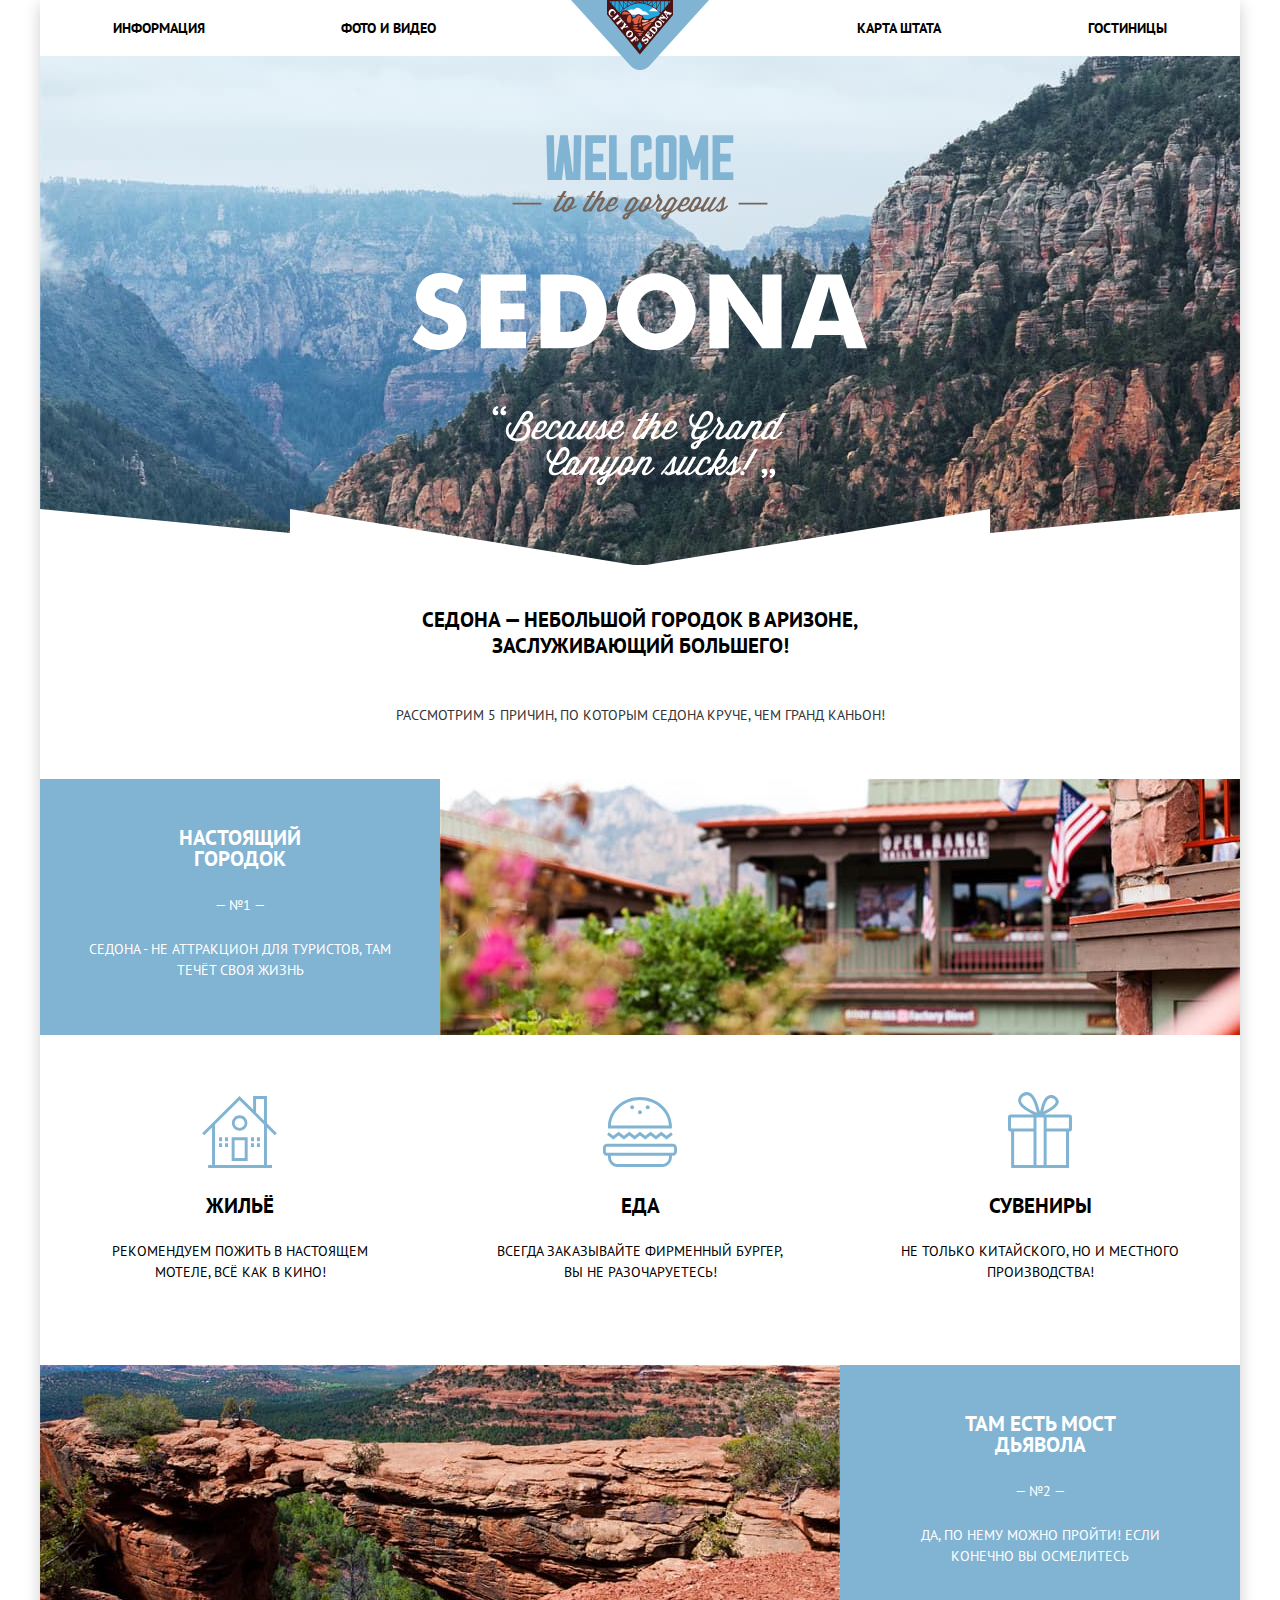
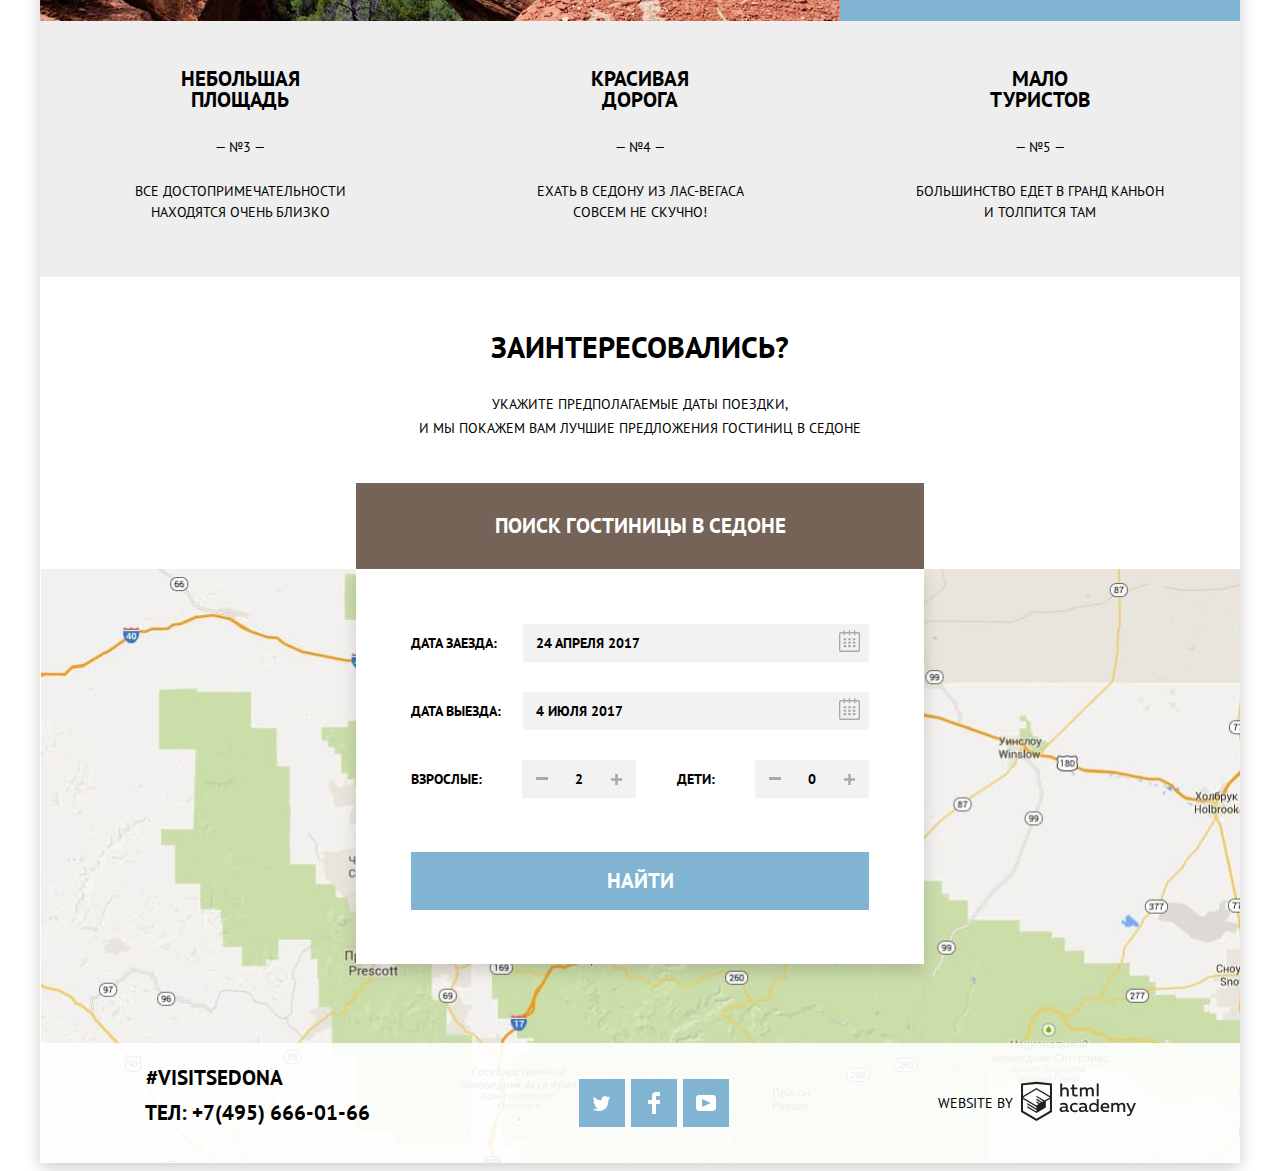
<file: index.html>
<!DOCTYPE html>
<html class="page" lang="ru">

<head>
  <meta charset="utf-8">
  <title>HTML Academy: Седона</title>
  <link rel="stylesheet" href="css/normalize-min.css">
  <link rel="stylesheet" href="css/style-min.css">
  <link href="https://fonts.googleapis.com/css2?family=PT+Sans:wght@400;700&display=swap" rel="stylesheet">
</head>

<body class="page-body">
  <div class="page-wrapper">
    <header class="page-header">
      <a>
        <img class="logo" src="img/logo-sedona.svg" alt="Логотип Седона" width="138" height="70">
      </a>
      <nav>
        <ul class="main-menu">
            <li class="main-menu-item"><a href="blank.html">Информация</a></li>
            <li class="main-menu-item"><a href="blank.html">Фото и видео</a></li>
            <li class="main-menu-item"><a href="blank.html">Карта штата</a></li>
            <li class="main-menu-item"><a href="hotels.html">Гостиницы</a></li>
        </ul>
      </nav>
    </header>

    <main class="page-main">
      <section class="intro">
        <h1 class="visually-hidden">Седона</h1>
        <img class="welcome" src="img/intro-welcome.svg" alt="Добро пожаловать в Седону" width="456" height="350">

      </section>

      <section class="five-reasons-block">
        <p class="intro-text">Седона — небольшой городок в Аризоне, заслуживающий большего!</p>
        <h2 class="five-reasons-header">Рассмотрим 5 причин, по которым Седона круче, чем гранд каньон!</h2>
        <ul class="five-reasons-list">
          <li class="accent-block">
              <h3 class="accent-header">Настоящий городок</h3>
              <div class="accent-number">— №1 —</div>
              <p class="accent-text">
                Седона - не аттракцион для туристов, там течёт своя жизнь
              </p>
          </li>
          <li class="five-reasons-city"></li>
          <li class="five-reasons-house base-block">
            <h3 class="base-header">Жильё</h3>
            <p class="base-text">
              Рекомендуем пожить в настоящем мотеле, всё как в кино!
            </p>
          </li>
          <li class="five-reasons-food base-block">
            <h3 class="base-header">Еда</h3>
            <p class="base-text">
              Всегда заказывайте фирменный бургер, вы не разочаруетесь!
            </p>
          </li>
          <li class="five-reasons-souvenirs base-block">
            <h3 class="base-header">Сувениры</h3>
            <p class="base-text">
              Не только китайского, но и местного производства!
            </p>
          </li>
          <li class="five-reasons-bridge"></li>
          <li class="accent-block">
            <h3 class="accent-header">Там есть Мост дьявола</h3>
            <div class="accent-number">— №2 —</div>
            <p class="accent-text">
              Да, по нему можно пройти! Если конечно вы осмелитесь
            </p>
          </li>
          <li class="neutral-block">
            <h3 class="neutral-header">Небольшая площадь</h3>
            <div class="neutral-number">— №3 —</div>
            <p class="neutral-text">
              Все достопримечательности находятся очень близко
            </p>
          </li>
          <li class="neutral-block">
            <h3 class="neutral-header">Красивая дорога</h3>
            <div class="neutral-number">— №4 —</div>
            <p class="neutral-text">
              Ехать в Седону из Лас-Вегаса совсем не скучно!
            </p>
          </li>
          <li class="neutral-block">
            <h3 class="neutral-header">Мало туристов</h3>
            <div class="neutral-number">— №5 —</div>
            <p class="neutral-text">
              Большинство едет в Гранд Каньон<br />и толпится там
            </p>
          </li>
        </ul>
      </section>

      <section class="hotel-search">
        <div class="hotel-search-wrapper">
          <h2 class="hotel-search-header">Заинтересовались?</h2>
          <p class="hotel-search-text">Укажите предполагаемые даты поездки,<br>и мы покажем вам лучшие предложения гостиниц в седоне</p>
        </div>
        <a class="hotel-search-link" href="#">Поиск гостиницы в Седоне</a>

        <div class="hotel-popup">
          <form name="search-form" class="search-form" method="get" action="https://echo.htmlacademy.ru">
            <div class="popup-string">
              <label for="start-date">Дата заезда:</label>
              <div>
                <input class="date-field" type="text" name="start-date" id="start-date" placeholder="24 апреля 2017" required>
                <button class="date-button" type="button">
                  <span class="visually-hidden">Выбрать дату заезда</span>
                </button>
              </div>
            </div>

            <div class="popup-string">
              <label for="end-date">Дата выезда:</label>
              <div>
                <input class="date-field" type="text" name="end-date" id="end-date" placeholder="4 июля 2017" required>
                <button class="date-button" type="button">
                  <span class="visually-hidden">Выбрать дату выезда</span>
                </button>
              </div>
            </div>

            <div class="popup-string">
              <label for="adult-count">Взрослые:</label>
              <div>
                <button class="minus-button" type="button">
                  <span class="visually-hidden">Меньше</span>
                </button>
                <input class="count-field" type="text" name="adult-count" id="adult-count" placeholder="2" required>
                <button class="plus-button" type="button">
                  <span class="visually-hidden">Больше</span>
                </button>
              </div>
              <label for="children-count">Дети:</label>
              <div>
                <button class="minus-button" type="button">
                  <span class="visually-hidden">Меньше</span>
                </button>
                <input class="count-field" type="text" name="children-count" id="children-count" placeholder="0" required>
                <button class="plus-button" type="button">
                  <span class="visually-hidden">Больше</span>
                </button>
              </div>
            </div>

            <div class="popup-string">
              <button class="find-button" type="submit">Найти</button>
            </div>
          </form>
        </div>
      </section>

      <section class="map">
        <h2 class="visually-hidden">Карта</h2>
        <div class="map-block">
          <iframe class="googlemap" src="https://www.google.com/maps/embed?pb=!1m18!1m12!1m3!1d419081.0852614587!2d-112.07529036163419!3d34.854443815377486!2m3!1f0!2f0!3f0!3m2!1i1024!2i768!4f13.1!3m3!1m2!1s0x872da132f942b00d%3A0x5548c523fa6c8efd!2z0KHQtdC00L7QvdCwLCDQkNGA0LjQt9C-0L3QsCA4NjMzNiwg0KHQqNCQ!5e0!3m2!1sru!2sru!4v1591635645464!5m2!1sru!2sru" width="600" height="450" style="border:0;" allowfullscreen="" aria-hidden="false" tabindex="0"></iframe>
        </div>
      </section>

    </main>

    <footer class="page-footer">

      <div class="contacts">
        <div><a href="#">#visitSEDONA</a></div>
        <div>ТЕЛ: <a href="tel:+74956660166">+7(495) 666-01-66</a></div>
      </div>

      <section class="social">
        <h2 class="visually-hidden">Ссылки на социальные сети</h2>
        <ul class="social-list">
          <li class="social-list-item"><a class="social-link twitter" href="#"><span class="visually-hidden">Twitter</span></a></li>
          <li class="social-list-item"><a class="social-link facebook" href="#"><span class="visually-hidden">Facebook</span></a></li>
          <li class="social-list-item"><a class="social-link youtube" href="#"><span class="visually-hidden">Youtube</span></a></li>
        </ul>
      </section>

      <div class="design">
        Website by
        <a href="https://htmlacademy.ru/intensive/htmlcss" target="_blank">
          <svg id="Layer_1" width="115" height="41" data-name="Layer 1" xmlns="http://www.w3.org/2000/svg" viewBox="0 0 108.08 36.85"><title>logo-htmlacademy-small1</title><path d="M44.61,26.88a2,2,0,0,0,.55-0.1v1.33a3.25,3.25,0,0,1-1.18.21,1.67,1.67,0,0,1-1.67-1,4.84,4.84,0,0,1-3.14,1.08c-1.51,0-2.91-.83-2.91-2.55,0-2.13,2-2.79,3.71-2.79a11.08,11.08,0,0,1,2.17.25v-0.3c0-1-.76-1.77-2.19-1.77a7.42,7.42,0,0,0-3,.64v-1.7a10.21,10.21,0,0,1,3.19-.55c2.36,0,3.81,1.12,3.81,3.65v3a0.54,0.54,0,0,0,.49.59h0.17Zm-6.44-1.13A1.35,1.35,0,0,0,39.63,27h0.11a3.39,3.39,0,0,0,2.41-1V24.58a9.72,9.72,0,0,0-1.81-.21c-1,0-2.16.33-2.16,1.38h0Zm12.36-6.11a5,5,0,0,1,2.57.64V22a4.08,4.08,0,0,0-2.3-.7,2.75,2.75,0,1,0,0,5.49,5,5,0,0,0,2.43-.64v1.71a6.27,6.27,0,0,1-2.76.57A4.21,4.21,0,0,1,46,24.51q0-.21,0-0.41a4.32,4.32,0,0,1,4.18-4.46h0.38Zm12.17,7.24a2,2,0,0,0,.55-0.1v1.33a3.25,3.25,0,0,1-1.18.21,1.67,1.67,0,0,1-1.67-1,4.84,4.84,0,0,1-3.14,1.08c-1.51,0-2.91-.83-2.91-2.55,0-2.13,2-2.79,3.71-2.79a11.08,11.08,0,0,1,2.17.25v-0.3c0-1-.76-1.77-2.19-1.77a7.42,7.42,0,0,0-3,.64v-1.7a10.21,10.21,0,0,1,3.19-.55c2.36,0,3.81,1.12,3.81,3.65v3a0.54,0.54,0,0,0,.49.59h0.17Zm-6.44-1.13A1.35,1.35,0,0,0,57.73,27h0.11a3.39,3.39,0,0,0,2.41-1V24.58a9.72,9.72,0,0,0-1.81-.21c-1.06,0-2.16.33-2.16,1.38h0ZM73,16V28.2H71.35V26.88a3.88,3.88,0,0,1-3.19,1.54,4.4,4.4,0,0,1,0-8.78,3.81,3.81,0,0,1,3,1.3V16H73Zm-4.53,5.22a2.76,2.76,0,1,0,0,5.52A2.86,2.86,0,0,0,71.15,25V23A2.91,2.91,0,0,0,68.49,21.27ZM79,19.64c3.31,0,4.46,2.68,3.92,5.09H76.7c0.21,1.5,1.67,2.11,3.19,2.11a6.11,6.11,0,0,0,2.64-.59v1.6a7.14,7.14,0,0,1-3,.57C77,28.42,74.78,27,74.78,24a4.18,4.18,0,0,1,4-4.39H79Zm0.09,1.54a2.28,2.28,0,0,0-2.44,2.1v0.06H81.3A2,2,0,0,0,79.13,21.18Zm5.73,7V19.87h1.65v1a3.81,3.81,0,0,1,2.78-1.27A2.86,2.86,0,0,1,91.89,21a4.12,4.12,0,0,1,2.91-1.33A3.06,3.06,0,0,1,98,23V28.2h-1.9V23.05a1.59,1.59,0,0,0-1.42-1.75H94.42a2.8,2.8,0,0,0-2.07,1.12V28.2h-1.9V23.05A1.59,1.59,0,0,0,89,21.31H88.8a3,3,0,0,0-2.21,1.29v5.63H84.86Zm21.31-8.33h1.9l-3.91,9.46c-0.9,2.17-2.09,2.86-3.35,2.86a4.76,4.76,0,0,1-1.1-.14V30.46a2.86,2.86,0,0,0,.85.12c0.9,0,1.58-.64,2.07-1.9l0.17-.42-4-8.4h2l2.86,6.29ZM38.73,1.46V6.22a3.81,3.81,0,0,1,2.7-1.14,3.25,3.25,0,0,1,3.44,3.4v5.15H43V8.72a1.81,1.81,0,0,0-1.61-2h-0.3a2.93,2.93,0,0,0-2.32,1.39v5.52h-1.9V1.46h1.9ZM49.94,2.31v3h3V6.91h-3v3.81c0,1.1.5,1.46,1.58,1.46a4.49,4.49,0,0,0,1.69-.33v1.6A6.8,6.8,0,0,1,51,13.8a2.55,2.55,0,0,1-2.86-2.74V6.89H46.58V5.26h1.5V2.74Zm5.4,11.31V5.28H57v1A3.81,3.81,0,0,1,59.77,5a2.86,2.86,0,0,1,2.6,1.33A4.12,4.12,0,0,1,65.28,5,3.06,3.06,0,0,1,68.44,8.4v5.21h-1.9V8.46a1.59,1.59,0,0,0-1.42-1.75H64.89a2.8,2.8,0,0,0-2.07,1.12v5.78h-1.9V8.46A1.59,1.59,0,0,0,59.5,6.71H59.27A3,3,0,0,0,57.06,8v5.63H55.34ZM71.17,1.45H73V13.6H71.17V1.45ZM14.71,0H14.55L0,1.54V28.21l14.55,8.66,14.55-8.66V1.54Zm12.5,27.1L14.55,34.64,1.9,27.12V16.18l12.59,7.5V25L5.86,19.9v1.31l8.68,5.21v1.39L5.87,22.65V24l8.68,5.21,8.75-5.24V18.31L27.2,16V27.12Zm0-12.53-3.48,2-1.6,1L14.51,13v1.31L21,18.23H21l-0.14.09-1,.54-5.37-3.2V17l4.24,2.52-1,.67-3.2-1.9v1.31l2.1,1.24L14.5,22.1,2,14.65,14.51,7.11Zm0-1.32L14.49,5.76,1.91,13.25v-10L14.56,1.92,27.21,3.25v10h0Z" transform="translate(0 -0.02)"/>
          </svg>
        </a>
      </div>

    </footer>
  </div>

  <script src="js/script-min.js"></script>

</body>

</html>
</file>
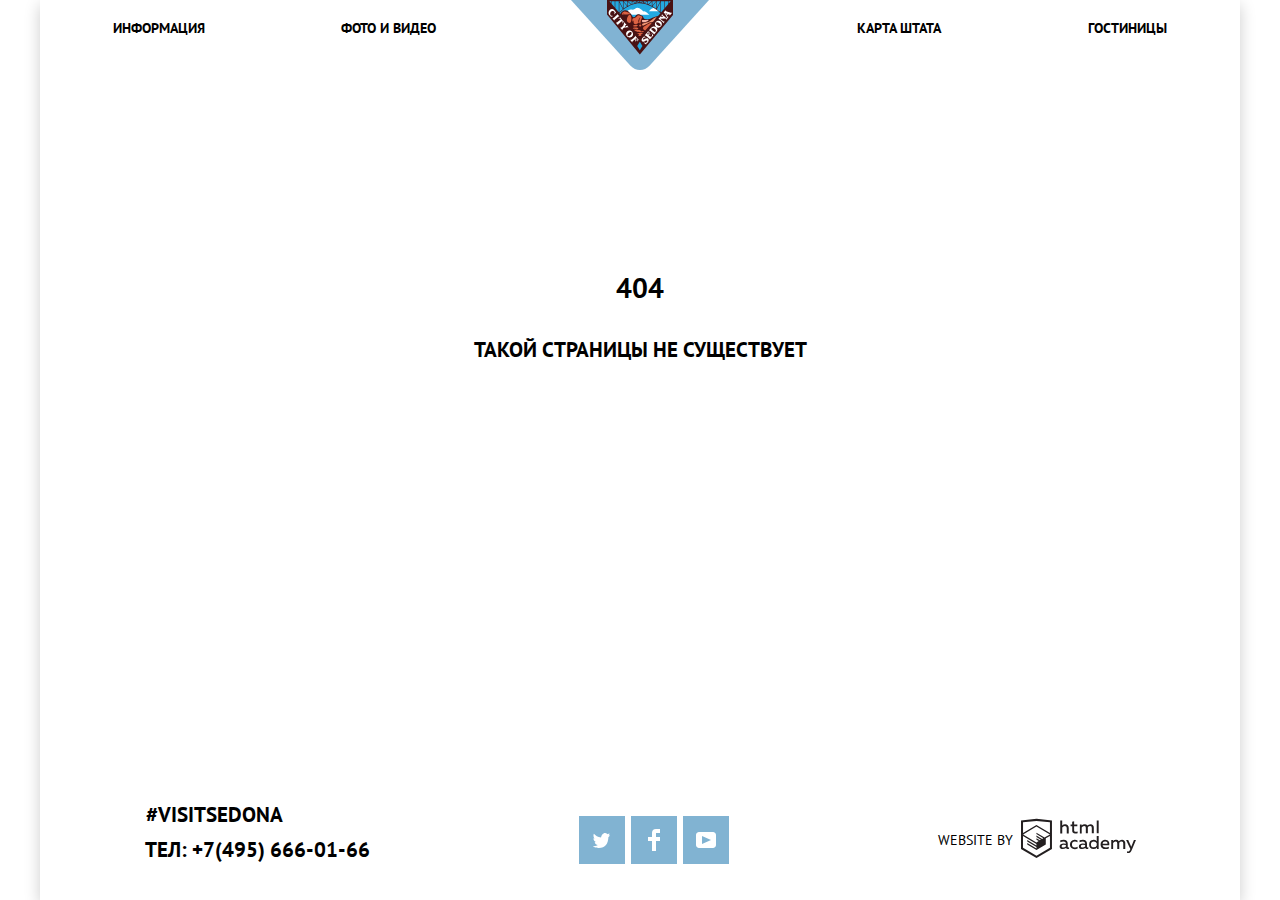
<file: blank.html>
<!DOCTYPE html>
<html class="page" lang="ru">

<head>
  <meta charset="utf-8">
  <title>HTML Academy: Седона</title>
  <link rel="stylesheet" href="css/normalize-min.css">
  <link rel="stylesheet" href="css/style-min.css">
  <link href="https://fonts.googleapis.com/css2?family=PT+Sans:wght@400;700&display=swap" rel="stylesheet">
</head>

<body class="page-body">
  <div class="page-wrapper">
    <header class="page-header">
      <a href="index.html">
        <img class="logo" src="img/logo-sedona.svg" alt="Логотип Седона" width="138" height="70">
      </a>
      <nav>
        <ul class="main-menu">
            <li class="main-menu-item"><a href="blank.html">Информация</a></li>
            <li class="main-menu-item"><a href="blank.html">Фото и видео</a></li>
            <li class="main-menu-item"><a href="blank.html">Карта штата</a></li>
            <li class="main-menu-item"><a href="hotels.html">Гостиницы</a></li>
        </ul>
      </nav>
    </header>

    <main class="page-main">
      <div class="not-found-block">
        <h1>404</h1>
        <h2>Такой страницы не существует</h2>
      </div>
    </main>

    <footer class="page-footer">

      <div class="contacts">
        <div><a href="blank.html">#visitSEDONA</a></div>
        <div>ТЕЛ: <a href="tel:+74956660166">+7(495) 666-01-66</a></div>
      </div>

      <section class="social">
        <h2 class="visually-hidden">Ссылки на социальные сети</h2>
        <ul class="social-list">
          <li class="social-list-item"><a class="social-link twitter" href="blank.html"><span class="visually-hidden">Twitter</span></a></li>
          <li class="social-list-item"><a class="social-link facebook" href="blank.html"><span class="visually-hidden">Facebook</span></a></li>
          <li class="social-list-item"><a class="social-link youtube" href="blank.html"><span class="visually-hidden">Youtube</span></a></li>
        </ul>
      </section>

      <div class="design">
        Website by
        <a href="https://htmlacademy.ru/intensive/htmlcss" target="_blank">
          <svg id="Layer_1" width="115" height="41" data-name="Layer 1" xmlns="http://www.w3.org/2000/svg" viewBox="0 0 108.08 36.85"><title>logo-htmlacademy-small1</title><path d="M44.61,26.88a2,2,0,0,0,.55-0.1v1.33a3.25,3.25,0,0,1-1.18.21,1.67,1.67,0,0,1-1.67-1,4.84,4.84,0,0,1-3.14,1.08c-1.51,0-2.91-.83-2.91-2.55,0-2.13,2-2.79,3.71-2.79a11.08,11.08,0,0,1,2.17.25v-0.3c0-1-.76-1.77-2.19-1.77a7.42,7.42,0,0,0-3,.64v-1.7a10.21,10.21,0,0,1,3.19-.55c2.36,0,3.81,1.12,3.81,3.65v3a0.54,0.54,0,0,0,.49.59h0.17Zm-6.44-1.13A1.35,1.35,0,0,0,39.63,27h0.11a3.39,3.39,0,0,0,2.41-1V24.58a9.72,9.72,0,0,0-1.81-.21c-1,0-2.16.33-2.16,1.38h0Zm12.36-6.11a5,5,0,0,1,2.57.64V22a4.08,4.08,0,0,0-2.3-.7,2.75,2.75,0,1,0,0,5.49,5,5,0,0,0,2.43-.64v1.71a6.27,6.27,0,0,1-2.76.57A4.21,4.21,0,0,1,46,24.51q0-.21,0-0.41a4.32,4.32,0,0,1,4.18-4.46h0.38Zm12.17,7.24a2,2,0,0,0,.55-0.1v1.33a3.25,3.25,0,0,1-1.18.21,1.67,1.67,0,0,1-1.67-1,4.84,4.84,0,0,1-3.14,1.08c-1.51,0-2.91-.83-2.91-2.55,0-2.13,2-2.79,3.71-2.79a11.08,11.08,0,0,1,2.17.25v-0.3c0-1-.76-1.77-2.19-1.77a7.42,7.42,0,0,0-3,.64v-1.7a10.21,10.21,0,0,1,3.19-.55c2.36,0,3.81,1.12,3.81,3.65v3a0.54,0.54,0,0,0,.49.59h0.17Zm-6.44-1.13A1.35,1.35,0,0,0,57.73,27h0.11a3.39,3.39,0,0,0,2.41-1V24.58a9.72,9.72,0,0,0-1.81-.21c-1.06,0-2.16.33-2.16,1.38h0ZM73,16V28.2H71.35V26.88a3.88,3.88,0,0,1-3.19,1.54,4.4,4.4,0,0,1,0-8.78,3.81,3.81,0,0,1,3,1.3V16H73Zm-4.53,5.22a2.76,2.76,0,1,0,0,5.52A2.86,2.86,0,0,0,71.15,25V23A2.91,2.91,0,0,0,68.49,21.27ZM79,19.64c3.31,0,4.46,2.68,3.92,5.09H76.7c0.21,1.5,1.67,2.11,3.19,2.11a6.11,6.11,0,0,0,2.64-.59v1.6a7.14,7.14,0,0,1-3,.57C77,28.42,74.78,27,74.78,24a4.18,4.18,0,0,1,4-4.39H79Zm0.09,1.54a2.28,2.28,0,0,0-2.44,2.1v0.06H81.3A2,2,0,0,0,79.13,21.18Zm5.73,7V19.87h1.65v1a3.81,3.81,0,0,1,2.78-1.27A2.86,2.86,0,0,1,91.89,21a4.12,4.12,0,0,1,2.91-1.33A3.06,3.06,0,0,1,98,23V28.2h-1.9V23.05a1.59,1.59,0,0,0-1.42-1.75H94.42a2.8,2.8,0,0,0-2.07,1.12V28.2h-1.9V23.05A1.59,1.59,0,0,0,89,21.31H88.8a3,3,0,0,0-2.21,1.29v5.63H84.86Zm21.31-8.33h1.9l-3.91,9.46c-0.9,2.17-2.09,2.86-3.35,2.86a4.76,4.76,0,0,1-1.1-.14V30.46a2.86,2.86,0,0,0,.85.12c0.9,0,1.58-.64,2.07-1.9l0.17-.42-4-8.4h2l2.86,6.29ZM38.73,1.46V6.22a3.81,3.81,0,0,1,2.7-1.14,3.25,3.25,0,0,1,3.44,3.4v5.15H43V8.72a1.81,1.81,0,0,0-1.61-2h-0.3a2.93,2.93,0,0,0-2.32,1.39v5.52h-1.9V1.46h1.9ZM49.94,2.31v3h3V6.91h-3v3.81c0,1.1.5,1.46,1.58,1.46a4.49,4.49,0,0,0,1.69-.33v1.6A6.8,6.8,0,0,1,51,13.8a2.55,2.55,0,0,1-2.86-2.74V6.89H46.58V5.26h1.5V2.74Zm5.4,11.31V5.28H57v1A3.81,3.81,0,0,1,59.77,5a2.86,2.86,0,0,1,2.6,1.33A4.12,4.12,0,0,1,65.28,5,3.06,3.06,0,0,1,68.44,8.4v5.21h-1.9V8.46a1.59,1.59,0,0,0-1.42-1.75H64.89a2.8,2.8,0,0,0-2.07,1.12v5.78h-1.9V8.46A1.59,1.59,0,0,0,59.5,6.71H59.27A3,3,0,0,0,57.06,8v5.63H55.34ZM71.17,1.45H73V13.6H71.17V1.45ZM14.71,0H14.55L0,1.54V28.21l14.55,8.66,14.55-8.66V1.54Zm12.5,27.1L14.55,34.64,1.9,27.12V16.18l12.59,7.5V25L5.86,19.9v1.31l8.68,5.21v1.39L5.87,22.65V24l8.68,5.21,8.75-5.24V18.31L27.2,16V27.12Zm0-12.53-3.48,2-1.6,1L14.51,13v1.31L21,18.23H21l-0.14.09-1,.54-5.37-3.2V17l4.24,2.52-1,.67-3.2-1.9v1.31l2.1,1.24L14.5,22.1,2,14.65,14.51,7.11Zm0-1.32L14.49,5.76,1.91,13.25v-10L14.56,1.92,27.21,3.25v10h0Z" transform="translate(0 -0.02)"/>
          </svg>
        </a>
      </div>

    </footer>
  </div>

</body>

</html>
</file>
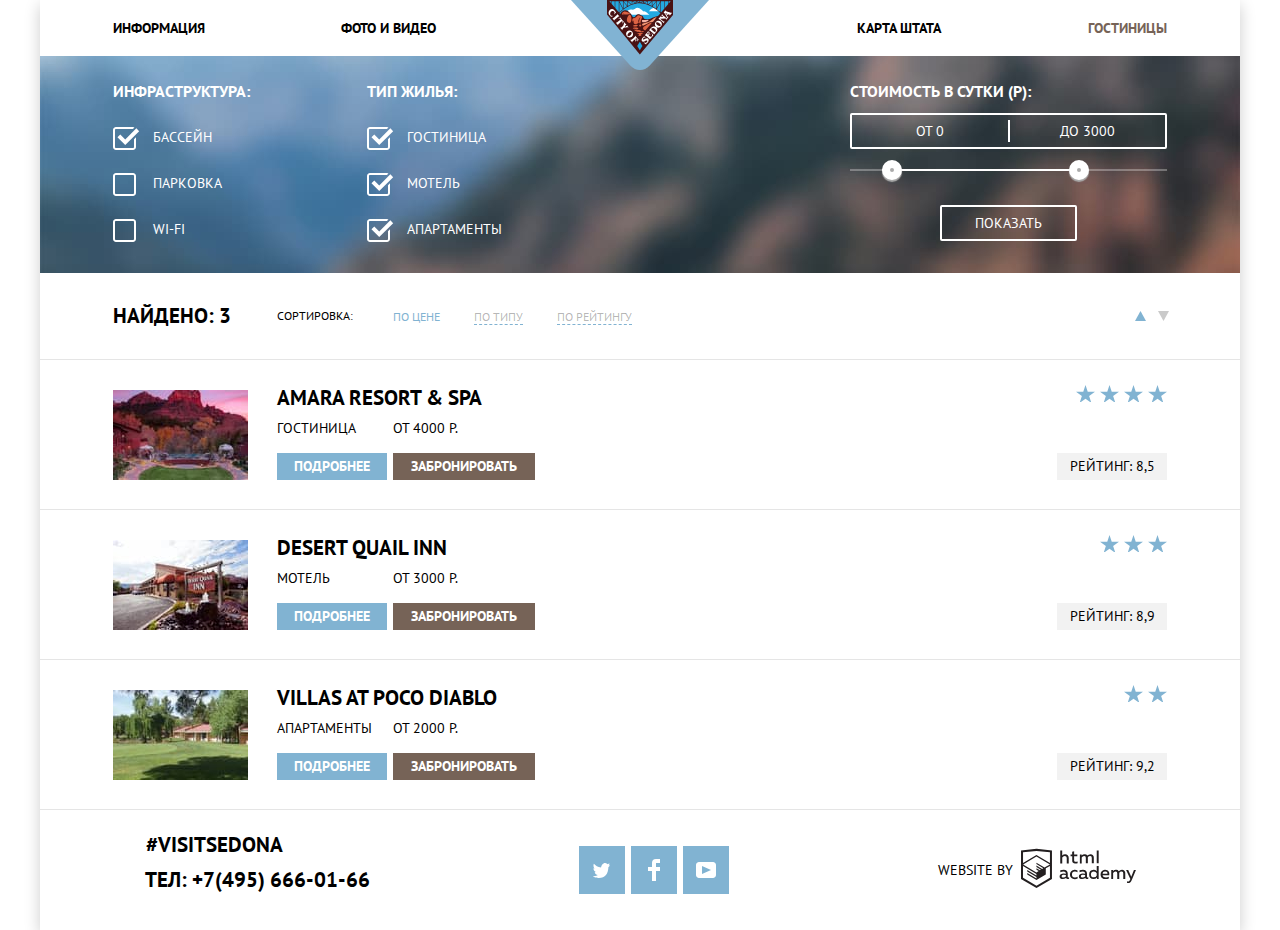
<file: hotels.html>
<!DOCTYPE html>
<html class="page" lang="ru">

<head>
  <meta charset="utf-8">
  <title>HTML Academy: Седона</title>
  <link rel="stylesheet" href="css/normalize-min.css">
  <link rel="stylesheet" href="css/style-min.css">
  <link href="https://fonts.googleapis.com/css2?family=PT+Sans:wght@400;700&display=swap" rel="stylesheet">
</head>

<body class="page-body">
  <div class="page-wrapper">
    <header class="page-header">
      <a href="index.html">
        <img class="logo" src="img/logo-sedona.svg" alt="Логотип Седона" width="138" height="70">
      </a>
      <nav>
        <ul class="main-menu">
            <li class="main-menu-item"><a href="blank.html">Информация</a></li>
            <li class="main-menu-item"><a href="blank.html">Фото и видео</a></li>
            <li class="main-menu-item"><a href="blank.html">Карта штата</a></li>
            <li class="main-menu-item"><a class="active-page">Гостиницы</a></li>
        </ul>
      </nav>
    </header>

    <main class="page-main">
      <h1 class="visually-hidden">Список гостиниц и мотелей Седоны</h1>
      <section class="filters">
        <h2 class="visually-hidden">Фильтры выбора гостиниц</h2>
        <form class="filters-form" action="https://echo.htmlacademy.ru" method="get">

          <fieldset class="filters-check-block infastructure">
            <legend>Инфраструктура:</legend>
            <ul>
              <li class="filters-option">
                <input class="visually-hidden filters-checkbox" type="checkbox" name="poll" id="poll" checked>
                <label for="poll">
                  Бассейн
                </label>
              </li>
              <li class="filters-option">
                <input class="visually-hidden filters-checkbox" type="checkbox" name="parking" id="parking">
                <label for="parking">
                  Парковка
                </label>
              </li>
              <li class="filters-option">
                <input class="visually-hidden filters-checkbox" type="checkbox" name="wifi" id="wifi">
                <label for="wifi">
                  Wi-Fi
                </label>
              </li>
            </ul>
          </fieldset>

          <fieldset class="filters-check-block house-type">
            <legend>Тип жилья:</legend>
            <ul>
              <li class="filters-option">
                <input class="visually-hidden filters-checkbox" type="checkbox" name="hotel" id="hotel" checked>
                <label for="hotel">
                  Гостиница
                </label>
              </li>
              <li class="filters-option">
                <input class="visually-hidden filters-checkbox" type="checkbox" name="motel" id="motel" checked>
                <label for="motel">
                  Мотель
                </label>
              </li>
              <li class="filters-option">
                <input class="visually-hidden filters-checkbox" type="checkbox" name="apartment" id="apartment" checked>
                <label for="apartment">
                Апартаменты
                </label>
              </li>
            </ul>
          </fieldset>

          <fieldset class="cost">
            <legend>Стоимость в сутки (Р):</legend>
            <div class="cost-controls">
              <label>
                <span class="visually-hidden">От</span>
                <input type="text" name="cost-min" placeholder="ОТ 0">
              </label>
              <div class="separator"></div>
              <label>
                <span class="visually-hidden">До</span>
                <input type="text" name="cost-max" placeholder="ДО 3000">
              </label>
            </div>

            <div class="cost-range">
              <div class="scale">
                <div class="bar"></div>
              </div>
              <div class="toggle toggle-min" tabindex="0"></div>
              <div class="toggle toggle-max" tabindex="0"></div>
            </div>

            <button class="filters-submit" type="submit">Показать</button>
          </fieldset>

        </form>
      </section>

      <div class="sort-block">

        <span class="sort-result-count">Найдено: 3</span>
        <span class="sort-options-caption">Сортировка:</span>

        <ul class="sort-by">
          <li class="sort-by-item">
            <a class="sort-link sort-active">По цене</a>
          </li>
          <li class="sort-by-item">
            <a class="sort-link" href="hotels.html">По типу</a>
          </li>
          <li class="sort-by-item">
            <a class="sort-link" href="hotels.html">По рейтингу</a>
          </li>
        </ul>

        <ul class="order-by">
          <li class="order-by-item">
            <a class="order-asc order-asc-active"><span class="visually-hidden">По возрастанию</span></a>
          </li>
          <li class="order-by-item">
            <a class="order-desc" href="hotels.html"><span class="visually-hidden">По убыванию</span></a>
          </li>
        </ul>

      </div>

      <ul class="hotel-list">
        <li class="hotel-list-item">
          <article class="hotel-card">
            <img class="hotel-photo" src="img/hotel-1.jpg" alt="Отель на фоне гор" width="135" height="90">
            <div class="hotel-column-2">
              <h2 class="hotel-name">
                <a class="hotel-name-link" href="hotels.html">Amara Resort & Spa</a>
              </h2>
              <div class="hotel-column-2-3">
                <span class="hotel-type">
                  Гостиница
                </span>
                <a class="read-more" href="hotels.html">Подробнее</a>
              </div>
              <div class="hotel-column-2-4">
                <span class="hotel-price">
                  От 4000 Р.
                </span>
                <a class="hotel-reserve" href="hotels.html">Забронировать</a>
              </div>
            </div>
            <div class="hotel-column-3">
              <span class="hotel-class">
                <span class="star"></span>
                <span class="star"></span>
                <span class="star"></span>
                <span class="star"></span>
              </span>
              <span class="hotel-rating">
                Рейтинг: 8,5
              </span>
            </div>
          </article>
        </li>

        <li class="hotel-list-item">
          <article class="hotel-card">
            <img class="hotel-photo" src="img/hotel-2.jpg" alt="Отель на фоне гор" width="135" height="90">
            <div class="hotel-column-2">
              <h2 class="hotel-name">
                <a class="hotel-name-link" href="hotels.html">Desert Quail Inn</a>
              </h2>
              <div class="hotel-column-2-3">
                <span class="hotel-type">
                  Мотель
                </span>
                <a class="read-more" href="hotels.html">Подробнее</a>
              </div>
              <div class="hotel-column-2-4">
                <span class="hotel-price">
                  От 3000 Р.
                </span>
                <a class="hotel-reserve" href="hotels.html">Забронировать</a>
              </div>
            </div>
            <div class="hotel-column-3">
              <span class="hotel-class">
                <span class="star"></span>
                <span class="star"></span>
                <span class="star"></span>
              </span>
              <span class="hotel-rating">
                Рейтинг: 8,9
              </span>
            </div>
          </article>
        </li>

        <li class="hotel-list-item">
          <article class="hotel-card">
            <img class="hotel-photo" src="img/hotel-3.jpg" alt="Отель на фоне гор" width="135" height="90">
            <div class="hotel-column-2">
              <h2 class="hotel-name">
                <a class="hotel-name-link" href="hotels.html">Villas at Poco Diablo</a>
              </h2>
              <div class="hotel-column-2-3">
                <span class="hotel-type">
                  Апартаменты
                </span>
                <a class="read-more" href="hotels.html">Подробнее</a>
              </div>
              <div class="hotel-column-2-4">
                <span class="hotel-price">
                  От 2000 Р.
                </span>
                <a class="hotel-reserve" href="hotels.html">Забронировать</a>
              </div>
            </div>
            <div class="hotel-column-3">
              <span class="hotel-class">
                <span class="star"></span>
                <span class="star"></span>
              </span>
              <span class="hotel-rating">
                Рейтинг: 9,2
              </span>
            </div>
          </article>
        </li>

      </ul>
    </main>

    <footer class="page-footer">

      <div class="contacts">
        <div><a href="hotels.html">#visitSEDONA</a></div>
        <div>ТЕЛ: <a href="tel:+74956660166">+7(495) 666-01-66</a></div>
      </div>

      <section class="social">
        <h2 class="visually-hidden">Ссылки на социальные сети</h2>
        <ul class="social-list">
          <li class="social-list-item"><a class="social-link twitter" href="hotels.html"><span class="visually-hidden">Twitter</span></a></li>
          <li class="social-list-item"><a class="social-link facebook" href="hotels.html"><span class="visually-hidden">Facebook</span></a></li>
          <li class="social-list-item"><a class="social-link youtube" href="hotels.html"><span class="visually-hidden">Youtube</span></a></li>
        </ul>
      </section>

      <div class="design">
        Website by
        <a href="https://htmlacademy.ru/intensive/htmlcss" target="_blank">
          <svg id="Layer_1" width="115" height="41" data-name="Layer 1" xmlns="http://www.w3.org/2000/svg" viewBox="0 0 108.08 36.85"><title>logo-htmlacademy-small1</title><path d="M44.61,26.88a2,2,0,0,0,.55-0.1v1.33a3.25,3.25,0,0,1-1.18.21,1.67,1.67,0,0,1-1.67-1,4.84,4.84,0,0,1-3.14,1.08c-1.51,0-2.91-.83-2.91-2.55,0-2.13,2-2.79,3.71-2.79a11.08,11.08,0,0,1,2.17.25v-0.3c0-1-.76-1.77-2.19-1.77a7.42,7.42,0,0,0-3,.64v-1.7a10.21,10.21,0,0,1,3.19-.55c2.36,0,3.81,1.12,3.81,3.65v3a0.54,0.54,0,0,0,.49.59h0.17Zm-6.44-1.13A1.35,1.35,0,0,0,39.63,27h0.11a3.39,3.39,0,0,0,2.41-1V24.58a9.72,9.72,0,0,0-1.81-.21c-1,0-2.16.33-2.16,1.38h0Zm12.36-6.11a5,5,0,0,1,2.57.64V22a4.08,4.08,0,0,0-2.3-.7,2.75,2.75,0,1,0,0,5.49,5,5,0,0,0,2.43-.64v1.71a6.27,6.27,0,0,1-2.76.57A4.21,4.21,0,0,1,46,24.51q0-.21,0-0.41a4.32,4.32,0,0,1,4.18-4.46h0.38Zm12.17,7.24a2,2,0,0,0,.55-0.1v1.33a3.25,3.25,0,0,1-1.18.21,1.67,1.67,0,0,1-1.67-1,4.84,4.84,0,0,1-3.14,1.08c-1.51,0-2.91-.83-2.91-2.55,0-2.13,2-2.79,3.71-2.79a11.08,11.08,0,0,1,2.17.25v-0.3c0-1-.76-1.77-2.19-1.77a7.42,7.42,0,0,0-3,.64v-1.7a10.21,10.21,0,0,1,3.19-.55c2.36,0,3.81,1.12,3.81,3.65v3a0.54,0.54,0,0,0,.49.59h0.17Zm-6.44-1.13A1.35,1.35,0,0,0,57.73,27h0.11a3.39,3.39,0,0,0,2.41-1V24.58a9.72,9.72,0,0,0-1.81-.21c-1.06,0-2.16.33-2.16,1.38h0ZM73,16V28.2H71.35V26.88a3.88,3.88,0,0,1-3.19,1.54,4.4,4.4,0,0,1,0-8.78,3.81,3.81,0,0,1,3,1.3V16H73Zm-4.53,5.22a2.76,2.76,0,1,0,0,5.52A2.86,2.86,0,0,0,71.15,25V23A2.91,2.91,0,0,0,68.49,21.27ZM79,19.64c3.31,0,4.46,2.68,3.92,5.09H76.7c0.21,1.5,1.67,2.11,3.19,2.11a6.11,6.11,0,0,0,2.64-.59v1.6a7.14,7.14,0,0,1-3,.57C77,28.42,74.78,27,74.78,24a4.18,4.18,0,0,1,4-4.39H79Zm0.09,1.54a2.28,2.28,0,0,0-2.44,2.1v0.06H81.3A2,2,0,0,0,79.13,21.18Zm5.73,7V19.87h1.65v1a3.81,3.81,0,0,1,2.78-1.27A2.86,2.86,0,0,1,91.89,21a4.12,4.12,0,0,1,2.91-1.33A3.06,3.06,0,0,1,98,23V28.2h-1.9V23.05a1.59,1.59,0,0,0-1.42-1.75H94.42a2.8,2.8,0,0,0-2.07,1.12V28.2h-1.9V23.05A1.59,1.59,0,0,0,89,21.31H88.8a3,3,0,0,0-2.21,1.29v5.63H84.86Zm21.31-8.33h1.9l-3.91,9.46c-0.9,2.17-2.09,2.86-3.35,2.86a4.76,4.76,0,0,1-1.1-.14V30.46a2.86,2.86,0,0,0,.85.12c0.9,0,1.58-.64,2.07-1.9l0.17-.42-4-8.4h2l2.86,6.29ZM38.73,1.46V6.22a3.81,3.81,0,0,1,2.7-1.14,3.25,3.25,0,0,1,3.44,3.4v5.15H43V8.72a1.81,1.81,0,0,0-1.61-2h-0.3a2.93,2.93,0,0,0-2.32,1.39v5.52h-1.9V1.46h1.9ZM49.94,2.31v3h3V6.91h-3v3.81c0,1.1.5,1.46,1.58,1.46a4.49,4.49,0,0,0,1.69-.33v1.6A6.8,6.8,0,0,1,51,13.8a2.55,2.55,0,0,1-2.86-2.74V6.89H46.58V5.26h1.5V2.74Zm5.4,11.31V5.28H57v1A3.81,3.81,0,0,1,59.77,5a2.86,2.86,0,0,1,2.6,1.33A4.12,4.12,0,0,1,65.28,5,3.06,3.06,0,0,1,68.44,8.4v5.21h-1.9V8.46a1.59,1.59,0,0,0-1.42-1.75H64.89a2.8,2.8,0,0,0-2.07,1.12v5.78h-1.9V8.46A1.59,1.59,0,0,0,59.5,6.71H59.27A3,3,0,0,0,57.06,8v5.63H55.34ZM71.17,1.45H73V13.6H71.17V1.45ZM14.71,0H14.55L0,1.54V28.21l14.55,8.66,14.55-8.66V1.54Zm12.5,27.1L14.55,34.64,1.9,27.12V16.18l12.59,7.5V25L5.86,19.9v1.31l8.68,5.21v1.39L5.87,22.65V24l8.68,5.21,8.75-5.24V18.31L27.2,16V27.12Zm0-12.53-3.48,2-1.6,1L14.51,13v1.31L21,18.23H21l-0.14.09-1,.54-5.37-3.2V17l4.24,2.52-1,.67-3.2-1.9v1.31l2.1,1.24L14.5,22.1,2,14.65,14.51,7.11Zm0-1.32L14.49,5.76,1.91,13.25v-10L14.56,1.92,27.21,3.25v10h0Z" transform="translate(0 -0.02)"/>
          </svg>
        </a>
      </div>

    </footer>
  </div>
</body>

</html>
</file>
<file: css/style-min.css>
@-webkit-keyframes slide{0%{bottom:0}to{bottom:-395px}}@keyframes slide{0%{bottom:0}to{bottom:-395px}}@-webkit-keyframes slide-rev{0%{bottom:-395px}to{bottom:0}}@keyframes slide-rev{0%{bottom:-395px}to{bottom:0}}@-webkit-keyframes scale{20%{transform:scale(1.2)}40%{transform:scale(.8)}60%{transform:scale(1.1)}80%{transform:scale(.9)}to{transform:scale(1)}}@keyframes scale{20%{transform:scale(1.2)}40%{transform:scale(.8)}60%{transform:scale(1.1)}80%{transform:scale(.9)}to{transform:scale(1)}}:root{--base-light: #ffffff;--base-light-transparent-min: rgba(255, 255, 255, 0.9);--base-light-transparent-max: rgba(255, 255, 255, 0.3);--base-dark: #000000;--base-dark-transparent: rgba(0, 0, 0, 0.3);--base-dark-lighter: #333333;--base-neutral: #eeeeee;--accent-neutral: #f2f2f2;--accent-neutral-darker: #ebebeb;--accent-neutral-darkest: #ababab;--accent-light: #81b3d2;--accent-light-darker: #669ec0;--accent-light-darkest: #5496bd;--accent-dark: #766357;--accent-dark-darker:#604e43;--accent-dark-darkest:#503e33;--border: #e5e5e5;--map-main-color: #e0edbb;--real-city-main-color: #9d785a;--rocks-main-color: #81523a;--htmlacademy-logo-base: #231f20;--htmlacademy-logo-hover: #81b3d2;--htmlacademy-logo-active: #bdbbbc}.page{height:100%}.visually-hidden{position:absolute;width:1px;height:1px;margin:-1px;padding:0;overflow:hidden;border:0;clip:rect(0 0 0 0)}.page-body{position:relative;padding:0;height:100%;font-family:"PT Sans","Arial",sans-serif;font-size:14px;line-height:26px;color:var(--base-dark);text-transform:uppercase}img{max-width:100%;height:auto}*,::after,::before{box-sizing:border-box}.page-wrapper{position:relative;display:-ms-grid;display:grid;-ms-grid-rows:auto auto auto;grid-template-rows:auto auto auto;margin:0 auto;min-height:100%;width:1200px;box-shadow:0 5px 15px rgba(0,1,1,.2)}.logo{position:absolute;top:0;left:50%;margin-left:-69px}.main-menu{display:flex;justify-content:space-between;align-items:center;margin:0 auto;padding:0;width:1054px;min-height:56px;list-style:none}.main-menu-item:nth-child(1),.main-menu-item:nth-child(2){text-align:left;width:228px}.main-menu-item:nth-child(3),.main-menu-item:nth-child(4){text-align:right;width:226px}.main-menu-item:nth-child(2){margin-right:auto}.main-menu a{font-weight:700;color:var(--base-dark);text-decoration:none}.main-menu a:hover{color:var(--accent-light)}.main-menu a:active{color:var(--base-dark-transparent)}a.active-page,a.active-page:active,a.active-page:focus,a.active-page:hover{color:var(--accent-dark)}.intro,.page-main{display:flex;flex-direction:column;align-items:center;width:100%}.intro{justify-content:center;height:509px;background-color:var(--accent-light);background-image:url(../img/intro-mask.svg),url(../img/background-photo.jpg);background-size:100%,cover;background-repeat:no-repeat,no-repeat;background-position:0 453px,left top}.five-reasons-block{position:relative;width:100%;z-index:2}.five-reasons-header,.intro-text{text-align:center;line-height:26px}.intro-text{margin:42px auto 0;width:470px;background-color:var(--base-light);font-weight:700;font-size:21px}.five-reasons-header{margin:43px 0 0;font-weight:400;font-size:14px;color:var(--base-dark-lighter)}.five-reasons-list{display:-ms-grid;display:grid;-ms-grid-columns:1fr 1fr 1fr;grid-template-columns:1fr 1fr 1fr;-ms-grid-rows:256px 330px 256px 256px;grid-template-rows:256px 330px 256px 256px;padding:0;margin:51px 0 0;list-style:none}.five-reasons-list>:nth-child(1){-ms-grid-row:1;-ms-grid-column:1}.five-reasons-list>:nth-child(2){-ms-grid-row:1;-ms-grid-column:2}.five-reasons-list>:nth-child(3){-ms-grid-row:1;-ms-grid-column:3}.five-reasons-list>:nth-child(4){-ms-grid-row:2;-ms-grid-column:1}.five-reasons-list>:nth-child(5){-ms-grid-row:2;-ms-grid-column:2}.five-reasons-list>:nth-child(6){-ms-grid-row:2;-ms-grid-column:3}.five-reasons-list>:nth-child(7){-ms-grid-row:3;-ms-grid-column:1}.five-reasons-list>:nth-child(8){-ms-grid-row:3;-ms-grid-column:2}.five-reasons-list>:nth-child(9){-ms-grid-row:3;-ms-grid-column:3}.five-reasons-list>:nth-child(10){-ms-grid-row:4;-ms-grid-column:1}.five-reasons-list>:nth-child(11){-ms-grid-row:4;-ms-grid-column:2}.five-reasons-list>:nth-child(12){-ms-grid-row:4;-ms-grid-column:3}.five-reasons-bridge,.five-reasons-city{-ms-grid-column:2;grid-column-start:2;-ms-grid-column-span:2;grid-column-end:4;background-image:url(../img/real-city.jpg);background-color:var(--real-city-main-color);background-size:cover}.five-reasons-bridge{-ms-grid-column:1;grid-column-start:1;grid-column-end:3;background-image:url(../img/rocks.jpg);background-color:var(--rocks-main-color)}.accent-block{display:flex;flex-direction:column;justify-content:flex-start;align-items:center;padding-top:48px;background-color:var(--accent-light);color:var(--base-light)}.accent-header{margin:0;width:151px;text-align:center;font-weight:700;font-size:21px;line-height:21px}.accent-number,.accent-text{font-size:14px;line-height:21px}.accent-number{margin-top:26px}.accent-text{margin:23px 0 0;width:305px;text-align:center}.base-block{display:flex;flex-direction:column;justify-content:flex-start;align-items:center;background-color:var(--base-light)}.five-reasons-food,.five-reasons-house,.five-reasons-souvenirs{position:relative;padding-top:160px}.five-reasons-food::before,.five-reasons-house::before,.five-reasons-souvenirs::before{content:"";position:absolute;top:61px;left:162px;width:75px;height:72px;background-image:url(../img/icon-house.svg);background-repeat:no-repeat;background-position:0 0}.five-reasons-food::before,.five-reasons-souvenirs::before{top:62px;left:163px;background-image:url(../img/icon-burger.svg)}.five-reasons-souvenirs::before{top:57px;left:168px;width:64px;height:77px;background-image:url(../img/icon-gift.svg)}.base-header{margin:0;font-weight:700;font-size:21px;line-height:21px}.base-text{margin-top:25px;width:297px;text-align:center;font-size:14px;line-height:21px}.neutral-block{display:flex;flex-direction:column;justify-content:flex-start;align-items:center;padding-top:47px;background-color:var(--base-neutral)}.neutral-header{margin:0;width:119px;text-align:center;font-size:21px;line-height:21px}.neutral-number,.neutral-text{font-size:14px;line-height:21px}.neutral-number{margin-top:27px}.neutral-text{margin:23px 0 0;width:262px;text-align:center}.hotel-popup form,.hotel-search{display:flex;flex-direction:column}.hotel-search,.hotel-search-wrapper{justify-content:flex-start;align-items:center;position:relative;width:100%;z-index:1}.hotel-search-wrapper{display:flex;flex-direction:column;padding-top:55px;padding-bottom:43px;width:668px;background-color:var(--base-light);z-index:2}.hotel-search-header{margin:0;text-align:center;font-weight:700;font-size:30px;line-height:30px}.hotel-search-text{margin:30px 0 0;text-align:center;font-size:14px;line-height:24px}.hotel-popup,.hotel-search-link{display:flex;justify-content:center;align-items:center;width:568px}.hotel-search-link{height:86px;background-color:var(--accent-dark);font-weight:700;font-size:21px;line-height:26px;color:var(--base-light);text-decoration:none;z-index:2}.hotel-search-link:hover{background-color:var(--accent-dark-darker)}.hotel-search-link:active{background-color:var(--accent-dark-darkest);color:var(--base-light-transparent-max)}.hotel-popup{position:absolute;bottom:-395px;margin:0 auto;height:395px;background-color:var(--base-light);box-shadow:0 7px 15px rgba(0,1,1,.15)}.hotel-popup-hide,.hotel-popup-show{-webkit-animation:slide .5s forwards;animation:slide .5s forwards;-webkit-animation-direction:normal;animation-direction:normal;z-index:1}.hotel-popup-hide{-webkit-animation:slide-rev .5s forwards;animation:slide-rev .5s forwards}.hotel-popup form{width:458px;height:285px}.error-message::before,.hotel-popup div{font-weight:700;font-size:14px;line-height:26px}.error-message::before{content:"Необходимо заполнить все поля";position:absolute;top:10px;text-transform:uppercase;-webkit-animation:scale 1s forwards;animation:scale 1s forwards}.hotel-popup div{display:flex;justify-content:space-between}.popup-string{display:flex;align-items:center}.popup-string:not(:first-child){margin-top:30px}.hotel-popup input{font-family:inherit;font-weight:inherit;text-transform:inherit;font-size:14px;line-height:26px}.hotel-popup input::-webkit-input-placeholder{color:var(--base-dark);opacity:1}.hotel-popup input::-moz-placeholder{color:var(--base-dark);opacity:1}.hotel-popup input:-ms-input-placeholder{color:var(--base-dark);opacity:1}.hotel-popup input::placeholder{color:var(--base-dark);opacity:1}.date-button{width:39px;height:38px;border:0;background-color:var(--accent-neutral);cursor:pointer}.date-button::before{content:url("data:image/svg+xml,%3Csvg xmlns='http://www.w3.org/2000/svg' width='21' height='22' fill='%23A9A9A9' viewBox='0 0 21 22'%3E%3Cpath d='M19.251 2.025h-2.845V.648c0-.381-.294-.689-.656-.689-.363 0-.656.308-.656.689v1.377h-3.938V.648c0-.381-.294-.689-.655-.689-.363 0-.657.308-.657.689v1.377H5.906V.648c0-.381-.294-.689-.656-.689-.363 0-.657.308-.657.689v1.377H1.75C.784 2.025 0 2.847 0 3.862v16.302C0 21.179.784 22 1.75 22h17.501c.966 0 1.749-.821 1.749-1.836V3.862c0-1.015-.783-1.837-1.749-1.837zm.437 18.139a.448.448 0 0 1-.437.459H1.75a.45.45 0 0 1-.438-.459V3.862a.45.45 0 0 1 .438-.459h2.844v1.378c0 .381.294.689.657.689.362 0 .656-.308.656-.689V3.403h3.938v1.378c0 .381.294.689.657.689.361 0 .655-.308.655-.689V3.403h3.938v1.378c0 .381.293.689.656.689.362 0 .656-.308.656-.689V3.403h2.845c.241 0 .437.206.437.459v16.302z'/%3E%3Cpath d='M4.594 8.225h2.625v2.066H4.594zM4.594 11.668h2.625v2.067H4.594zM4.594 15.112h2.625v2.066H4.594zM9.188 15.112h2.625v2.066H9.188zM9.188 11.668h2.625v2.067H9.188zM9.188 8.225h2.625v2.066H9.188zM13.781 15.112h2.625v2.066h-2.625zM13.781 11.668h2.625v2.067h-2.625zM13.781 8.225h2.625v2.066h-2.625z'/%3E%3C/svg%3E")}.date-button:hover::before{content:url("data:image/svg+xml,%3Csvg xmlns='http://www.w3.org/2000/svg' width='21' height='22' fill='%23000000' viewBox='0 0 21 22'%3E%3Cpath d='M19.251 2.025h-2.845V.648c0-.381-.294-.689-.656-.689-.363 0-.656.308-.656.689v1.377h-3.938V.648c0-.381-.294-.689-.655-.689-.363 0-.657.308-.657.689v1.377H5.906V.648c0-.381-.294-.689-.656-.689-.363 0-.657.308-.657.689v1.377H1.75C.784 2.025 0 2.847 0 3.862v16.302C0 21.179.784 22 1.75 22h17.501c.966 0 1.749-.821 1.749-1.836V3.862c0-1.015-.783-1.837-1.749-1.837zm.437 18.139a.448.448 0 0 1-.437.459H1.75a.45.45 0 0 1-.438-.459V3.862a.45.45 0 0 1 .438-.459h2.844v1.378c0 .381.294.689.657.689.362 0 .656-.308.656-.689V3.403h3.938v1.378c0 .381.294.689.657.689.361 0 .655-.308.655-.689V3.403h3.938v1.378c0 .381.293.689.656.689.362 0 .656-.308.656-.689V3.403h2.845c.241 0 .437.206.437.459v16.302z'/%3E%3Cpath d='M4.594 8.225h2.625v2.066H4.594zM4.594 11.668h2.625v2.067H4.594zM4.594 15.112h2.625v2.066H4.594zM9.188 15.112h2.625v2.066H9.188zM9.188 11.668h2.625v2.067H9.188zM9.188 8.225h2.625v2.066H9.188zM13.781 15.112h2.625v2.066h-2.625zM13.781 11.668h2.625v2.067h-2.625zM13.781 8.225h2.625v2.066h-2.625z'/%3E%3C/svg%3E")}.date-button:active::before{content:url("data:image/svg+xml,%3Csvg xmlns='http://www.w3.org/2000/svg' width='21' height='22' fill='%2381B3D2' viewBox='0 0 21 22'%3E%3Cpath d='M19.251 2.025h-2.845V.648c0-.381-.294-.689-.656-.689-.363 0-.656.308-.656.689v1.377h-3.938V.648c0-.381-.294-.689-.655-.689-.363 0-.657.308-.657.689v1.377H5.906V.648c0-.381-.294-.689-.656-.689-.363 0-.657.308-.657.689v1.377H1.75C.784 2.025 0 2.847 0 3.862v16.302C0 21.179.784 22 1.75 22h17.501c.966 0 1.749-.821 1.749-1.836V3.862c0-1.015-.783-1.837-1.749-1.837zm.437 18.139a.448.448 0 0 1-.437.459H1.75a.45.45 0 0 1-.438-.459V3.862a.45.45 0 0 1 .438-.459h2.844v1.378c0 .381.294.689.657.689.362 0 .656-.308.656-.689V3.403h3.938v1.378c0 .381.294.689.657.689.361 0 .655-.308.655-.689V3.403h3.938v1.378c0 .381.293.689.656.689.362 0 .656-.308.656-.689V3.403h2.845c.241 0 .437.206.437.459v16.302z'/%3E%3Cpath d='M4.594 8.225h2.625v2.066H4.594zM4.594 11.668h2.625v2.067H4.594zM4.594 15.112h2.625v2.066H4.594zM9.188 15.112h2.625v2.066H9.188zM9.188 11.668h2.625v2.067H9.188zM9.188 8.225h2.625v2.066H9.188zM13.781 15.112h2.625v2.066h-2.625zM13.781 11.668h2.625v2.067h-2.625zM13.781 8.225h2.625v2.066h-2.625z'/%3E%3C/svg%3E")}.minus-button,.plus-button{position:relative;width:39px;cursor:pointer}.minus-button::before,.plus-button::before{position:absolute;top:14px;left:14px;line-height:3px;content:url("data:image/svg+xml,%3Csvg width='12' height='3' viewBox='0 0 12 3' xmlns='http://www.w3.org/2000/svg'%3E%3Crect width='12' height='3' fill='%23A9A9A9'/%3E%3C/svg%3E")}.minus-button:hover::before{content:url("data:image/svg+xml,%3Csvg width='12' height='3' viewBox='0 0 12 3' xmlns='http://www.w3.org/2000/svg'%3E%3Crect width='12' height='3' fill='%23000000'/%3E%3C/svg%3E")}.minus-button:active::before{content:url("data:image/svg+xml,%3Csvg width='12' height='3' viewBox='0 0 12 3' xmlns='http://www.w3.org/2000/svg'%3E%3Crect width='12' height='3' fill='%2381B3D2'/%3E%3C/svg%3E")}.plus-button::before{line-height:11px;content:url("data:image/svg+xml,%3Csvg width='11' height='11' viewBox='0 0 11 11' xmlns='http://www.w3.org/2000/svg'%3E%3Cpath fill-rule='evenodd' clip-rule='evenodd' d='M4.23086 6.76932V11H6.76932V6.76932H11V4.23086H6.76932V0H4.23085V4.23086H0V6.76932H4.23086Z' fill='%23A9A9A9'/%3E%3C/svg%3E")}.plus-button:hover::before{content:url("data:image/svg+xml,%3Csvg width='11' height='11' viewBox='0 0 11 11' xmlns='http://www.w3.org/2000/svg'%3E%3Cpath fill-rule='evenodd' clip-rule='evenodd' d='M4.23086 6.76932V11H6.76932V6.76932H11V4.23086H6.76932V0H4.23085V4.23086H0V6.76932H4.23086Z' fill='%23000000'/%3E%3C/svg%3E")}.plus-button:active::before{content:url("data:image/svg+xml,%3Csvg width='11' height='11' viewBox='0 0 11 11' xmlns='http://www.w3.org/2000/svg'%3E%3Cpath fill-rule='evenodd' clip-rule='evenodd' d='M4.23086 6.76932V11H6.76932V6.76932H11V4.23086H6.76932V0H4.23085V4.23086H0V6.76932H4.23086Z' fill='%2381B3D2'/%3E%3C/svg%3E")}.count-field,.date-field,.minus-button,.plus-button{height:38px;border:0;background-color:var(--accent-neutral)}.date-field{padding-left:13px;width:307px}.count-field{width:36px;text-align:center}.find-button{display:flex;justify-content:center;align-items:center;margin-top:24px;width:458px;height:58px;font-weight:700;font-size:21px;line-height:26px;text-transform:uppercase;color:var(--base-light);background-color:var(--accent-light);border:0;cursor:pointer}.find-button:active,.find-button:hover,.social-link:hover::before{background-color:var(--accent-light-darker)}.find-button:active{color:var(--base-light-transparent-max)}.map-block{width:1199px;height:594px;background-color:var(--map-main-color);background-image:url(../img/map.jpg);background-repeat:no-repeat;background-size:cover}.map-block .googlemap{width:100%;height:100%;border:0}.page-footer{display:flex;align-items:center;justify-content:space-around;position:absolute;bottom:0;left:0;width:100%;height:120px;background-color:var(--base-light-transparent-min)}.contacts div:first-child{height:28px;padding-left:2px;margin-top:-10px}.contacts div:last-child{height:38px;padding-left:1px;padding-top:7px}.contacts,.contacts a{font-weight:700;font-size:21px;line-height:26px;color:var(--base-dark);text-decoration:none}.contacts a:hover{color:var(--accent-light)}.contacts a:active{color:var(--base-dark-transparent)}.social-list{display:flex;justify-content:space-between;margin:0;padding:0;list-style:none}.social-list-item{width:46px;height:48px}.social-list-item:not(:last-child){margin-right:6px}.design,.social-link::before{display:flex;align-items:center}.social-link::before{justify-content:center;width:100%;height:100%;line-height:0;background-color:var(--accent-light)}.social-link:active::before{background-color:var(--accent-light-darkest)}.twitter::before{content:url("data:image/svg+xml;utf8,%3Csvg xmlns='http://www.w3.org/2000/svg' xmlns:xlink='http://www.w3.org/1999/xlink' width='17' height='15' viewBox='0 0 17 15'%3E%3Cpath fill='%23FFF' d='M10.95.144c1.685-.496 2.984.27 3.577 1.179.673-.231 1.331-.481 2.011-.708a2.345 2.345 0 0 1-.857 1.768c.685.17 1.304-.491 1.304-.491-.169 1-1.006 1.788-1.563 2.024-.231 6.75-3.175 11.217-10.077 11.082h-.446c-.41 0-4.164-.46-4.898-1.887 2.271.196 3.893-.422 4.693-1.177-.96-.3-2.679-.477-2.979-2.95.349.106.564.228 1.19.119C1.705 8.247.374 7.53.448 5.33c.285.328 1.067.536 1.34.472C1.085 5.561-.182 2.442.894.85c1.818 1.854 3.735 3.606 7.152 3.773C8.254 2.33 9.183.793 10.95.144z'/%3E%3C/svg%3E%0A")}.twitter:active::before{content:url("data:image/svg+xml;utf8,%3Csvg xmlns='http://www.w3.org/2000/svg' xmlns:xlink='http://www.w3.org/1999/xlink' width='17' height='15' viewBox='0 0 17 15'%3E%3Cpath fill='rgba(255, 255, 255, 0.3)' d='M10.95.144c1.685-.496 2.984.27 3.577 1.179.673-.231 1.331-.481 2.011-.708a2.345 2.345 0 0 1-.857 1.768c.685.17 1.304-.491 1.304-.491-.169 1-1.006 1.788-1.563 2.024-.231 6.75-3.175 11.217-10.077 11.082h-.446c-.41 0-4.164-.46-4.898-1.887 2.271.196 3.893-.422 4.693-1.177-.96-.3-2.679-.477-2.979-2.95.349.106.564.228 1.19.119C1.705 8.247.374 7.53.448 5.33c.285.328 1.067.536 1.34.472C1.085 5.561-.182 2.442.894.85c1.818 1.854 3.735 3.606 7.152 3.773C8.254 2.33 9.183.793 10.95.144z'/%3E%3C/svg%3E%0A")}.facebook::before{content:url("data:image/svg+xml;utf8,%3Csvg xmlns='http://www.w3.org/2000/svg' width='12' height='22' viewBox='0 0 12 22'%3E%3Cpath fill='%23FFF' d='M12 4V0H8a4 4 0 0 0-4 4v4H0v4h4v10h4V12h4V8H8V4h4z'/%3E%3C/svg%3E")}.facebook:active::before{content:url("data:image/svg+xml;utf8,%3Csvg xmlns='http://www.w3.org/2000/svg' width='12' height='22' viewBox='0 0 12 22'%3E%3Cpath fill='rgba(255, 255, 255, 0.3)' d='M12 4V0H8a4 4 0 0 0-4 4v4H0v4h4v10h4V12h4V8H8V4h4z'/%3E%3C/svg%3E")}.youtube::before{content:url("data:image/svg+xml;utf8,%3Csvg xmlns='http://www.w3.org/2000/svg' xmlns:xlink='http://www.w3.org/1999/xlink' width='20' height='16' viewBox='0 0 20 16'%3E%3Cpath fill='%23FFF' d='M17 0H3C1.35 0 0 1.35 0 3v10c0 1.65 1.35 3 3 3h14c1.65 0 3-1.35 3-3V3c0-1.65-1.35-3-3-3zM6.027 11.998V4.002L15.014 8l-8.987 3.998z'/%3E%3C/svg%3E%0A")}.youtube:active::before{content:url("data:image/svg+xml;utf8,%3Csvg xmlns='http://www.w3.org/2000/svg' xmlns:xlink='http://www.w3.org/1999/xlink' width='20' height='16' viewBox='0 0 20 16'%3E%3Cpath fill='rgba(255, 255, 255, 0.3)' d='M17 0H3C1.35 0 0 1.35 0 3v10c0 1.65 1.35 3 3 3h14c1.65 0 3-1.35 3-3V3c0-1.65-1.35-3-3-3zM6.027 11.998V4.002L15.014 8l-8.987 3.998z'/%3E%3C/svg%3E%0A")}.design{justify-content:flex-start}.design svg{fill:var(--htmlacademy-logo-base);margin-left:8px;margin-top:4px}.design svg:hover{fill:var(--htmlacademy-logo-hover)}.design svg:active{fill:var(--htmlacademy-logo-active)}.filters{width:100%;height:217px;padding-top:25px;font-size:14px;line-height:21px;color:var(--base-light);background-color:var(--accent-light);background-image:url(../img/background-blur.jpg);background-repeat:no-repeat;background-size:cover}.filters fieldset{margin:0;padding:0;display:flex;flex-direction:column;border:0}fieldset.infastructure{margin-left:73px}fieldset.house-type{margin-left:117px}fieldset.cost{display:flex;flex-direction:column;justify-content:flex-start;align-items:center;margin-left:348px}.filters-form{display:flex;height:100%}.filters legend{font-weight:700;font-size:16px}.filters-check-block legend,.filters-option{margin-bottom:25px}.filters-check-block ul{padding:0;margin:0;list-style:none}.filters-option{padding-left:40px}.filters-check-block label{position:relative;display:block;cursor:pointer;-webkit-user-select:none;-moz-user-select:none;-ms-user-select:none;user-select:none}.filters-checkbox+label::before{content:url("data:image/svg+xml,%3Csvg xmlns='http://www.w3.org/2000/svg' width='23' height='23' viewBox='0 0 23 23'%3E%3Cpath fill='%23FFFFFF' d='M20 2c.542 0 1 .458 1 1v17c0 .542-.458 1-1 1H3c-.542 0-1-.458-1-1V3c0-.542.458-1 1-1h17m0-2H3C1.35 0 0 1.35 0 3v17c0 1.65 1.35 3 3 3h17c1.65 0 3-1.35 3-3V3c0-1.65-1.35-3-3-3z'/%3E%3C/svg%3E");position:absolute;left:-40px;top:0}.filters-checkbox:disabled+label::before{content:url("data:image/svg+xml,%3Csvg xmlns='http://www.w3.org/2000/svg' width='23' height='23' viewBox='0 0 23 23'%3E%3Cpath fill='%236A6A6A' d='M20 2c.542 0 1 .458 1 1v17c0 .542-.458 1-1 1H3c-.542 0-1-.458-1-1V3c0-.542.458-1 1-1h17m0-2H3C1.35 0 0 1.35 0 3v17c0 1.65 1.35 3 3 3h17c1.65 0 3-1.35 3-3V3c0-1.65-1.35-3-3-3z'/%3E%3C/svg%3E");position:absolute;left:-40px;top:0}.filters-checkbox:checked+label::before{content:url("data:image/svg+xml,%3Csvg xmlns='http://www.w3.org/2000/svg' width='27' height='23' viewBox='0 0 27 23'%3E%3Cpath fill='%23FFFFFF' d='M7.285 7.486l-2.829 2.829 7.783 7.783L26.171 4.166l-2.828-2.829-11.104 11.102z'/%3E%3Cpath fill='%23FFFFFF' d='M21 20c0 .542-.458 1-1 1H3c-.542 0-1-.458-1-1V3c0-.542.458-1 1-1h16.908L21.493.415A2.96 2.96 0 0 0 20 0H3C1.35 0 0 1.35 0 3v17c0 1.65 1.35 3 3 3h17c1.65 0 3-1.35 3-3v-9.829l-2 2V20z'/%3E%3C/svg%3E%0A");position:absolute;left:-40px;top:0}.filters-checkbox:checked:disabled+label::before{content:url("data:image/svg+xml,%3Csvg xmlns='http://www.w3.org/2000/svg' width='27' height='23' viewBox='0 0 27 23'%3E%3Cpath fill='%236A6A6A' d='M7.285 7.486l-2.829 2.829 7.783 7.783L26.171 4.166l-2.828-2.829-11.104 11.102z'/%3E%3Cpath fill='%236A6A6A' d='M21 20c0 .542-.458 1-1 1H3c-.542 0-1-.458-1-1V3c0-.542.458-1 1-1h16.908L21.493.415A2.96 2.96 0 0 0 20 0H3C1.35 0 0 1.35 0 3v17c0 1.65 1.35 3 3 3h17c1.65 0 3-1.35 3-3v-9.829l-2 2V20z'/%3E%3C/svg%3E%0A");position:absolute;left:-40px;top:0}.cost-controls{display:flex;justify-content:center;align-items:center;margin-top:11px;width:317px;height:36px;border:2px solid var(--base-light);border-radius:2px}.cost-controls .separator{height:22px;border:1px solid var(--base-light)}.cost-controls input{padding:0;margin:0;width:156px;height:32px;color:var(--base-light);font-family:inherit;font-size:inherit;text-align:center;background:0 0;border:0}.cost-controls input::-webkit-input-placeholder{font-size:14px;line-height:21px;color:var(--base-light)}.cost-controls input:-ms-input-placeholder{font-size:14px;line-height:21px;color:var(--base-light)}.cost-controls input::placeholder{font-size:14px;line-height:21px;color:var(--base-light)}.cost-controls input::-moz-placeholder{font-size:14px;line-height:32px;color:var(--base-light);opacity:1}.cost-range{position:relative;padding-top:20px;width:100%;height:56px}.cost-range .scale{height:2px;background-color:var(--base-light-transparent-max)}.cost-range .bar{margin-left:10%;width:60%;height:2px;background:var(--base-light)}.cost-range .toggle{position:absolute;top:11px;left:0;box-sizing:content-box;width:4px;height:4px;padding:0;border:8px solid var(--base-light);background-color:var(--accent-neutral-darkest);border-radius:50%;box-shadow:0 2px 1px 0 var(--accent-neutral-darkest);cursor:pointer}.cost-range .toggle:hover{transform:scale(1.2)}.cost-range .toggle-min{left:10%}.cost-range .toggle-max{left:69%}.filters-submit{display:flex;justify-content:center;align-items:center;margin:0 auto;padding:0;width:137px;height:36px;color:var(--base-light);font-size:14px;line-height:21px;text-transform:uppercase;border:2px solid var(--base-light);border-radius:2px;background:0 0}.filters-submit:focus,.filters-submit:hover{color:var(--base-dark);background-color:var(--base-light);cursor:pointer}.sort-block{display:flex;align-items:center;padding-left:73px;width:100%;height:87px;border-bottom:1px solid var(--border)}.sort-result-count{font-weight:700;font-size:21px;line-height:26px}.sort-options-caption{margin-left:46px;font-size:12px;line-height:18px}.sort-by{display:flex;justify-content:space-between;margin:0 0 0 40px;padding:0;width:239px;list-style:none}.sort-link{border-bottom:1px dashed var(--accent-light);font-size:12px;line-height:18px;color:var(--base-dark-transparent);text-decoration:none}.sort-link:hover{color:var(--accent-light)}.sort-link:active{border:0;color:var(--base-dark)}.sort-active,.sort-active:active,.sort-active:hover{border-bottom:0;font-size:12px;line-height:18px;color:var(--accent-light)}.order-by{display:flex;justify-content:space-between;align-items:center;margin:0 0 0 503px;padding:0;width:34px;list-style:none}.order-asc::before{display:block;width:11px;height:10px;line-height:10px;content:url("data:image/svg+xml;utf8,%3Csvg xmlns='http://www.w3.org/2000/svg' width='11' height='10' viewBox='0 0 11 10'%3E%3Cpath fill='%23CACACA' d='M5.5 0L0 10h11z'/%3E%3C/svg%3E")}.order-asc:hover:not(.order-asc-active)::before{content:url("data:image/svg+xml;utf8,%3Csvg xmlns='http://www.w3.org/2000/svg' width='11' height='10' viewBox='0 0 11 10'%3E%3Cpath fill='%23000000' d='M5.5 0L0 10h11z'/%3E%3C/svg%3E")}.order-asc:active:not(.order-asc-active)::before{content:url("data:image/svg+xml;utf8,%3Csvg xmlns='http://www.w3.org/2000/svg' width='11' height='10' viewBox='0 0 11 10'%3E%3Cpath fill='%2381B3D2' d='M5.5 0L0 10h11z'/%3E%3C/svg%3E")}.order-desc::before{display:block;width:11px;height:10px;line-height:10px;content:url("data:image/svg+xml;utf8,%3Csvg xmlns='http://www.w3.org/2000/svg' width='11' height='10' viewBox='0 0 11 10'%3E%3Cpath fill='%23CACACA' d='M5.5 10L0 0h11'/%3E%3C/svg%3E")}.order-desc:hover:not(.order-desc-active)::before{content:url("data:image/svg+xml;utf8,%3Csvg xmlns='http://www.w3.org/2000/svg' width='11' height='10' viewBox='0 0 11 10'%3E%3Cpath fill='%23000000' d='M5.5 10L0 0h11'/%3E%3C/svg%3E")}.order-desc:active:not(.order-desc-active)::before{content:url("data:image/svg+xml;utf8,%3Csvg xmlns='http://www.w3.org/2000/svg' width='11' height='10' viewBox='0 0 11 10'%3E%3Cpath fill='%2381B3D2' d='M5.5 10L0 0h11'/%3E%3C/svg%3E")}.order-asc-active::before{content:url("data:image/svg+xml;utf8,%3Csvg xmlns='http://www.w3.org/2000/svg' width='11' height='10' viewBox='0 0 11 10'%3E%3Cpath fill='%2381B3D2' d='M5.5 0L0 10h11z'/%3E%3C/svg%3E")}.order-desc-active::before{content:url("data:image/svg+xml;utf8,%3Csvg xmlns='http://www.w3.org/2000/svg' width='11' height='10' viewBox='0 0 11 10'%3E%3Cpath fill='%2381B3D2' d='M5.5 10L0 0h11'/%3E%3C/svg%3E")}.hotel-list{display:flex;flex-direction:column;padding:0;margin:0 0 120px;width:100%;list-style:none}.hotel-list-item{padding:25px 73px 0;height:150px;border-bottom:1px solid var(--border)}.hotel-card{display:flex;height:95px}.hotel-photo{align-self:flex-end;margin-right:29px;height:90px;width:auto}.hotel-column-2{display:flex;flex-wrap:wrap;width:100%}.hotel-column-3{display:flex;flex-direction:column;justify-content:space-between}.hotel-name{margin:0;padding:0;width:100%}.hotel-name-link{font-size:21px;line-height:26px;color:var(--base-dark);text-decoration:none}.hotel-name-link:hover{color:var(--accent-light)}.hotel-name-link:active{color:var(--base-dark-transparent)}.hotel-column-2-3{margin-right:6px}.hotel-column-2-3,.hotel-column-2-4{display:flex;flex-direction:column;justify-content:space-between}.hotel-price,.hotel-type{margin-top:-7px;font-size:14px;line-height:21px}.hotel-reserve,.read-more{justify-content:center;height:27px;line-height:21px;font-weight:700;color:var(--base-light);text-decoration:none}.read-more{display:flex;align-items:center;width:110px;background-color:var(--accent-light)}.read-more:hover{background-color:var(--accent-light-darker)}.read-more:active{color:var(--base-light-transparent-max);background-color:var(--accent-light-darkest)}.hotel-reserve{width:142px;background-color:var(--accent-dark)}.hotel-reserve:hover{background-color:var(--accent-dark-darker)}.hotel-reserve:active{color:var(--base-light-transparent-max);background-color:var(--accent-dark-darkest)}.hotel-class,.hotel-rating,.hotel-reserve{display:flex;align-items:center}.hotel-rating{justify-content:center;width:110px;height:27px;line-height:21px;background-color:var(--accent-neutral)}.hotel-class{justify-content:flex-end;width:100%;height:17px}.star{display:block;margin-left:5px;width:19px;height:17px;background-image:url(../img/star.svg);background-position:top left;background-repeat:no-repeat;background-size:100%}.not-found-block{display:flex;flex-direction:column;justify-content:center;align-items:center;margin-bottom:120px;width:100%}
</file>
